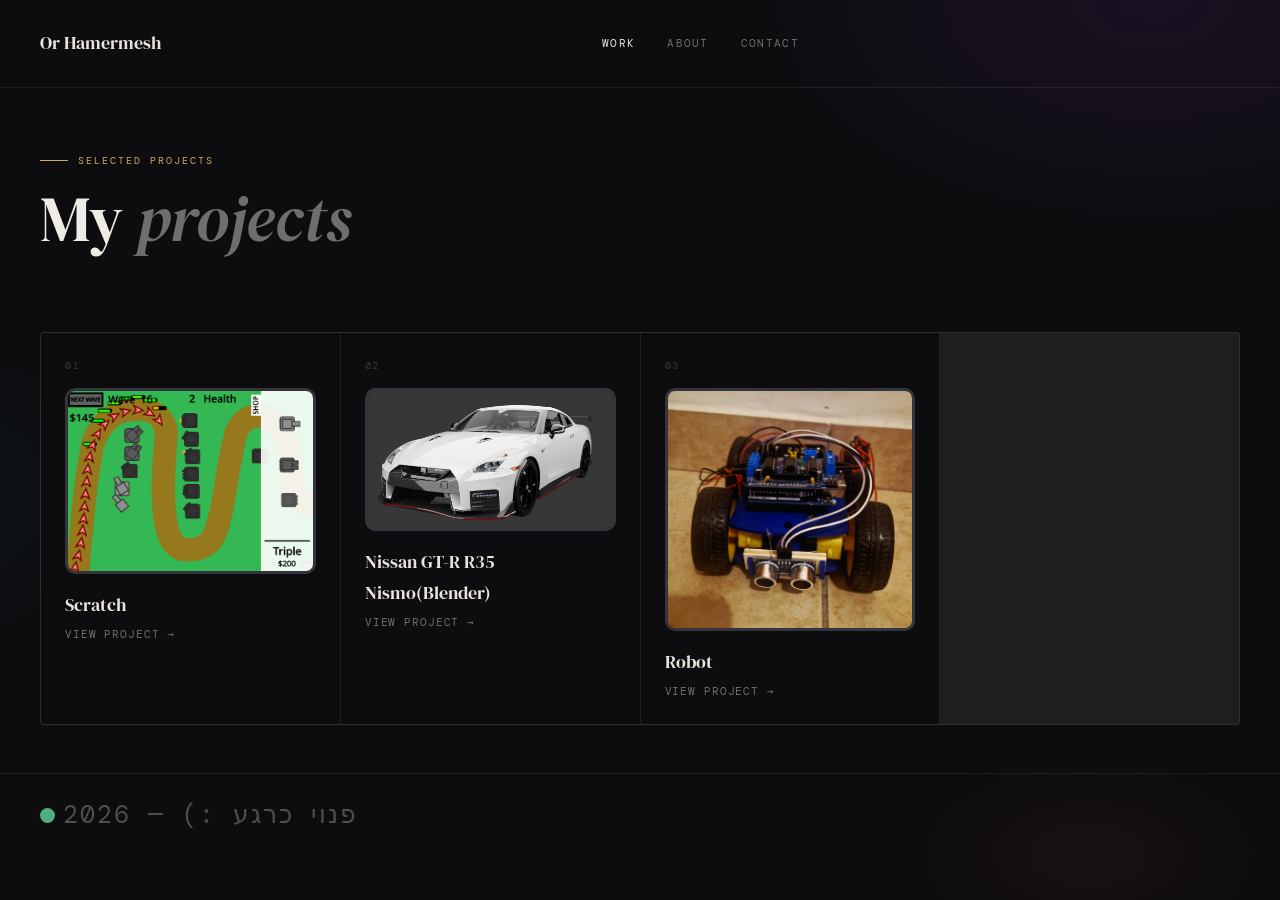
<file: index.html>
<!doctype html>
<html lang="en">
  <head>
    <meta charset="UTF-8" />
    <meta name="viewport" content="width=device-width, initial-scale=1.0" />
    <title>Or Hamermesh</title>
    <link rel="preconnect" href="https://fonts.googleapis.com" />
    <link rel="preconnect" href="https://fonts.gstatic.com" crossorigin />
    <link
      href="https://fonts.googleapis.com/css2?family=DM+Serif+Display:ital@0;1&family=DM+Mono:wght@300;400&display=swap"
      rel="stylesheet"
    />
    <link rel="stylesheet" href="style.css" />
    <link rel="icon" href="Images/GtrFrontLeft.png" type="image/png" />
  </head>
  <body>
    <nav>
      <span class="nav-logo">Or Hamermesh</span>
      <ul class="nav-links">
        <li><a href="index.html" class="active">Work</a></li>
        <li><a href="about.html" class="spin">About</a></li>
        <li><a href="mailto:orhamer10@email.com">Contact</a></li>
      </ul>
      <div class="nav-dot"></div>
    </nav>

    <main class="hero reveal">
      <div class="hero-eyebrow">Selected projects</div>
      <h1>My <em>projects</em></h1>
    </main>

    <section class="work-section reveal delay-2">
      <div class="work-grid">
        <div class="work-item">
          <div class="work-num">01</div>
          <a href="ProjectsList/Scratch/index.html" class="work-link">
            <div class="work-thumb">
              <img src="Images/towerDefense.png" alt="Robot project" />
              <div class="work-overlay">
                <span class="play-icon">&#9654;</span>
              </div>
            </div>
            <div class="work-meta">
              <div class="work-name">Scratch</div>
              <div class="work-tag">View project →</div>
            </div>
          </a>
        </div>
        <div class="work-item">
          <div class="work-num">02</div>
          <a href="ProjectsList/Blender/index.html" class="work-link">
            <div class="work-thumb">
              <img src="Images/GtrFrontLeft.png" alt="GT-R R35 Nismo" />
              <div class="work-overlay">
                <span class="play-icon">&#9654;</span>
              </div>
            </div>
            <div class="work-meta">
              <div class="work-name">Nissan GT-R R35 Nismo(Blender)</div>
              <div class="work-tag">View project →</div>
            </div>
          </a>
        </div>
        <div class="work-item">
          <div class="work-num">03</div>
          <a href="ProjectsList/Robot/index.html" class="work-link">
            <div class="work-thumb">
              <img src="Images/robotPicture.jpeg" alt="Robot project" />
              <div class="work-overlay">
                <span class="play-icon">&#9654;</span>
              </div>
            </div>
            <div class="work-meta">
              <div class="work-name">Robot</div>
              <div class="work-tag">View project →</div>
            </div>
          </a>
        </div>
      </div>
    </section>

    <footer class="reveal delay-3">
      <div class="footer-status">
        <div class="status-dot"></div>
        פנוי כרגע :) — 2026
      </div>
    </footer>

    <script src="index.js"></script>
  </body>
</html>
</file>
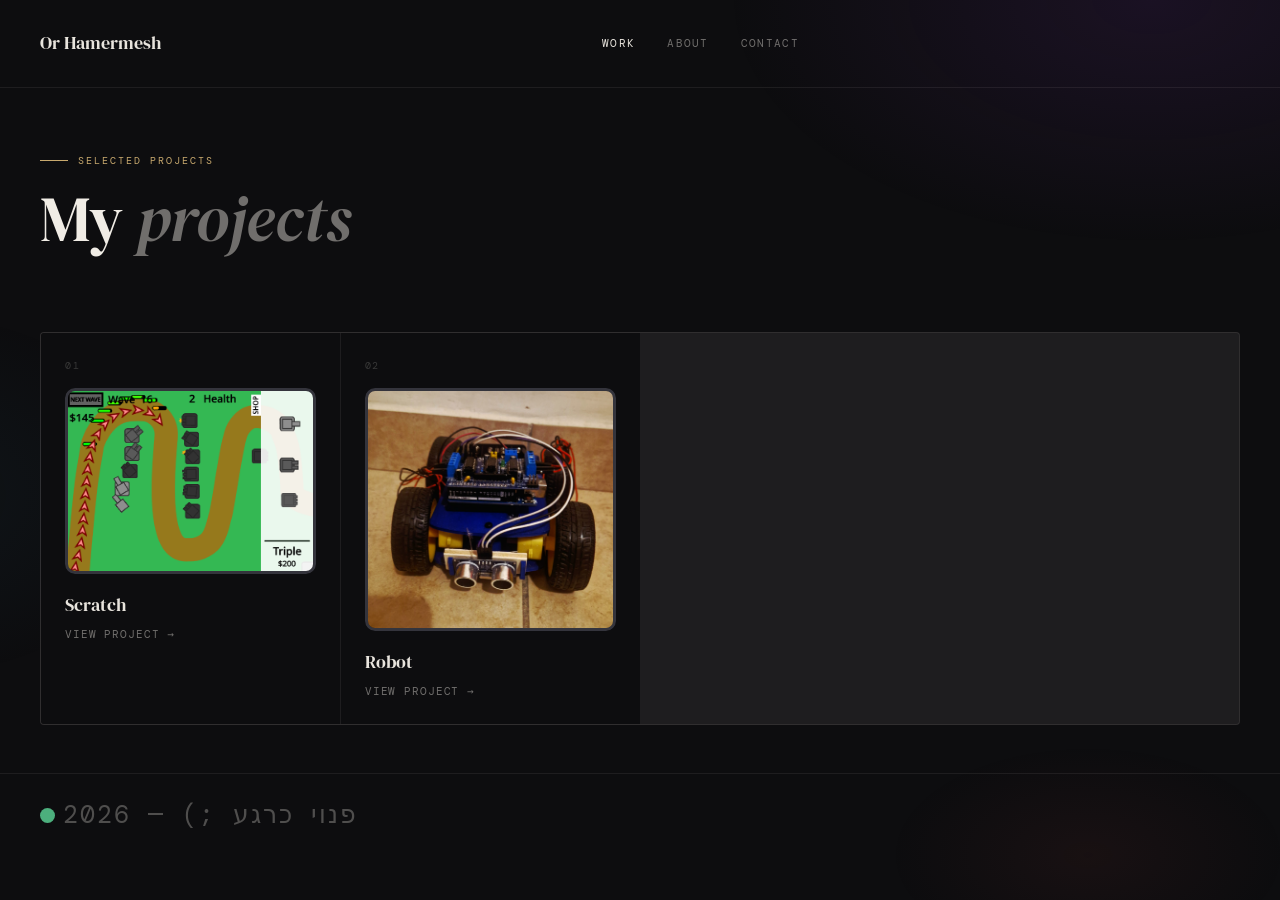
<file: Main/index.html>
<!doctype html>
<html lang="en">
  <head>
    <meta charset="UTF-8" />
    <meta name="viewport" content="width=device-width, initial-scale=1.0" />
    <title>Or Hamermesh</title>
    <link rel="preconnect" href="https://fonts.googleapis.com" />
    <link rel="preconnect" href="https://fonts.gstatic.com" crossorigin />
    <link
      href="https://fonts.googleapis.com/css2?family=DM+Serif+Display:ital@0;1&family=DM+Mono:wght@300;400&display=swap"
      rel="stylesheet"
    />
    <link rel="stylesheet" href="style.css" />
  </head>
  <body>
    <nav>
      <span class="nav-logo">Or Hamermesh</span>
      <ul class="nav-links">
        <li><a href="index.html" class="active">Work</a></li>
        <li><a href="about.html" class="spin">About</a></li>
        <li><a href="#">Contact</a></li>
      </ul>
      <div class="nav-dot"></div>
    </nav>

    <main class="hero reveal">
      <div class="hero-eyebrow">Selected projects</div>
      <h1>My <em>projects</em></h1>
    </main>

    <section class="work-section reveal delay-2">
      <div class="work-grid">
        <div class="work-item">
          <div class="work-num">01</div>
          <a
            href="ProjectsList/ScratchRecreation/index.html"
            target="_blank"
            class="work-link"
          >
            <div class="work-thumb">
              <img src="Images/towerDefense.png" alt="Robot project" />
              <div class="work-overlay">
                <span class="play-icon">&#9654;</span>
              </div>
            </div>
            <div class="work-meta">
              <div class="work-name">Scratch</div>
              <div class="work-tag">View project →</div>
            </div>
          </a>
        </div>
        <div class="work-item">
          <div class="work-num">02</div>
          <a href="ProjectsList/Robot/" target="_blank" class="work-link">
            <div class="work-thumb">
              <img src="Images/robotPicture.jpeg" alt="Robot project" />
              <div class="work-overlay">
                <span class="play-icon">&#9654;</span>
              </div>
            </div>
            <div class="work-meta">
              <div class="work-name">Robot</div>
              <div class="work-tag">View project →</div>
            </div>
          </a>
        </div>
      </div>
    </section>

    <footer class="reveal delay-3">
      <div class="footer-status">
        <div class="status-dot"></div>
        פנוי כרגע ;) — 2026
      </div>
    </footer>

    <script src="index.js"></script>
  </body>
</html>
</file>
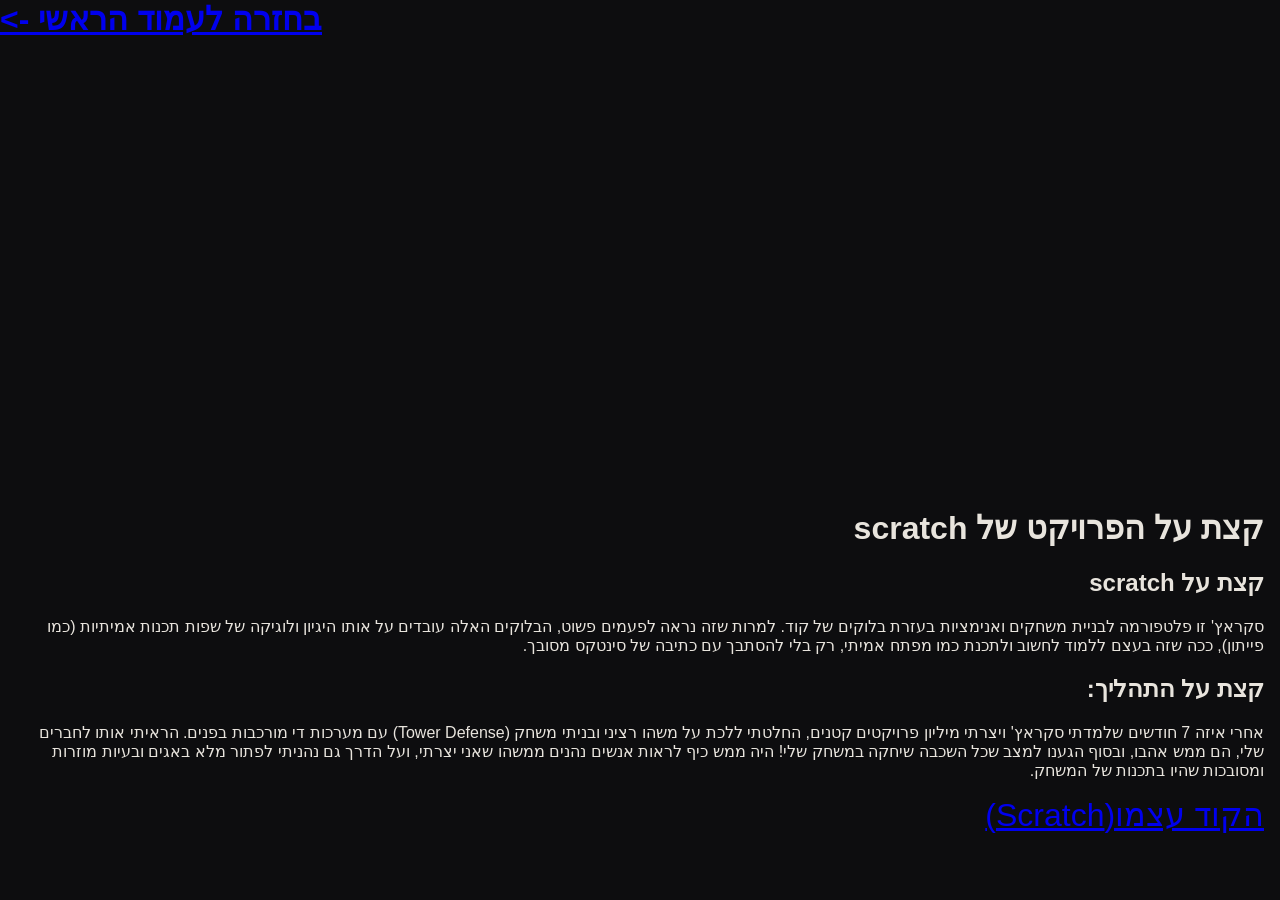
<file: ProjectsList/Scratch/index.html>
<!doctype html>
<html lang="he" dir="rtl">
  <head>
    <meta charset="UTF-8" />
    <meta name="viewport" content="width=device-width, initial-scale=1.0" />
    <title>Robot project</title>
    <link rel="stylesheet" href="style.css" />
  </head>
  <body>
    <a href="../../index.html" class="hrf">בחזרה לעמוד הראשי -> </a>
    <div class="parentEl">
      <div class="iframe">
        <br />
        <iframe
          src="https://turbowarp.org/645451501/embed?mute=1"
          width="482"
          height="412"
          allowtransparency="true"
          frameborder="0"
          allowfullscreen
          class="iframe"
        ></iframe>
      </div>
      <div class="desc">
        <h1 class="h1">קצת על הפרויקט של scratch</h1>

        <h2>קצת על scratch</h2>
        <p>
          סקראץ' זו פלטפורמה לבניית משחקים ואנימציות בעזרת בלוקים של קוד. למרות
          שזה נראה לפעמים פשוט, הבלוקים האלה עובדים על אותו היגיון ולוגיקה של
          שפות תכנות אמיתיות (כמו פייתון), ככה שזה בעצם ללמוד לחשוב ולתכנת כמו
          מפתח אמיתי, רק בלי להסתבך עם כתיבה של סינטקס מסובך.
        </p>

        <h2>קצת על התהליך:</h2>
        <p>
          אחרי איזה 7 חודשים שלמדתי סקראץ' ויצרתי מיליון פרויקטים קטנים, החלטתי
          ללכת על משהו רציני ובניתי משחק (Tower Defense) עם מערכות די מורכבות
          בפנים. הראיתי אותו לחברים שלי, הם ממש אהבו, ובסוף הגענו למצב שכל השכבה
          שיחקה במשחק שלי! היה ממש כיף לראות אנשים נהנים ממשהו שאני יצרתי, ועל
          הדרך גם נהניתי לפתור מלא באגים ובעיות מוזרות ומסובכות שהיו בתכנות של
          המשחק.
        </p>

        <a
          href="https://scratch.mit.edu/projects/645451501/editor/"
          target="_blank"
          id="link"
        >
          הקוד עצמו(Scratch)
        </a>
      </div>
    </div>
  </body>
</html>
</file>
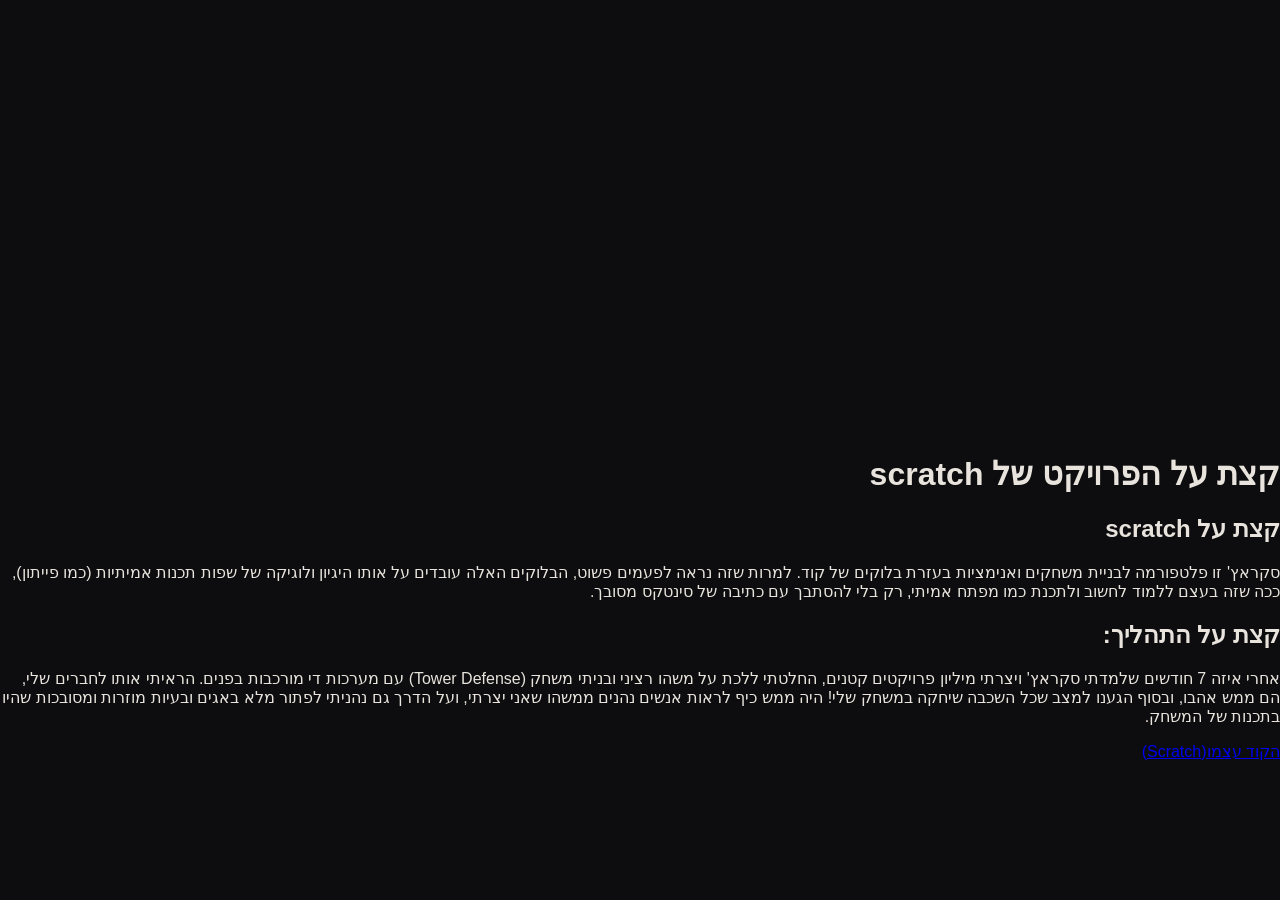
<file: Main/ProjectsList/ScratchRecreation/index.html>
<!doctype html>
<html lang="he" dir="rtl">
  <head>
    <meta charset="UTF-8" />
    <meta name="viewport" content="width=device-width, initial-scale=1.0" />
    <title>Robot project</title>
    <link rel="stylesheet" href="style.css" />
  </head>
  <body>
    <div class="parentEl">
      <div class="iframe">
        <br />
        <iframe
          src="https://turbowarp.org/645451501/embed?mute=1"
          width="482"
          height="412"
          allowtransparency="true"
          frameborder="0"
          scrolling="no"
          allowfullscreen
        ></iframe>
      </div>
      <div class="desc">
        <h1 class="h1">קצת על הפרויקט של scratch</h1>

        <h2>קצת על scratch</h2>
        <p>
          סקראץ' זו פלטפורמה לבניית משחקים ואנימציות בעזרת בלוקים של קוד. למרות
          שזה נראה לפעמים פשוט, הבלוקים האלה עובדים על אותו היגיון ולוגיקה של
          שפות תכנות אמיתיות (כמו פייתון), ככה שזה בעצם ללמוד לחשוב ולתכנת כמו
          מפתח אמיתי, רק בלי להסתבך עם כתיבה של סינטקס מסובך.
        </p>

        <h2>קצת על התהליך:</h2>
        <p>
          אחרי איזה 7 חודשים שלמדתי סקראץ' ויצרתי מיליון פרויקטים קטנים, החלטתי
          ללכת על משהו רציני ובניתי משחק (Tower Defense) עם מערכות די מורכבות
          בפנים. הראיתי אותו לחברים שלי, הם ממש אהבו, ובסוף הגענו למצב שכל השכבה
          שיחקה במשחק שלי! היה ממש כיף לראות אנשים נהנים ממשהו שאני יצרתי, ועל
          הדרך גם נהניתי לפתור מלא באגים ובעיות מוזרות ומסובכות שהיו בתכנות של
          המשחק.
        </p>

        <a
          href="https://scratch.mit.edu/projects/645451501/editor/"
          target="_blank"
          id="link"
        >
          הקוד עצמו(Scratch)
        </a>
      </div>
    </div>
  </body>
</html>
</file>
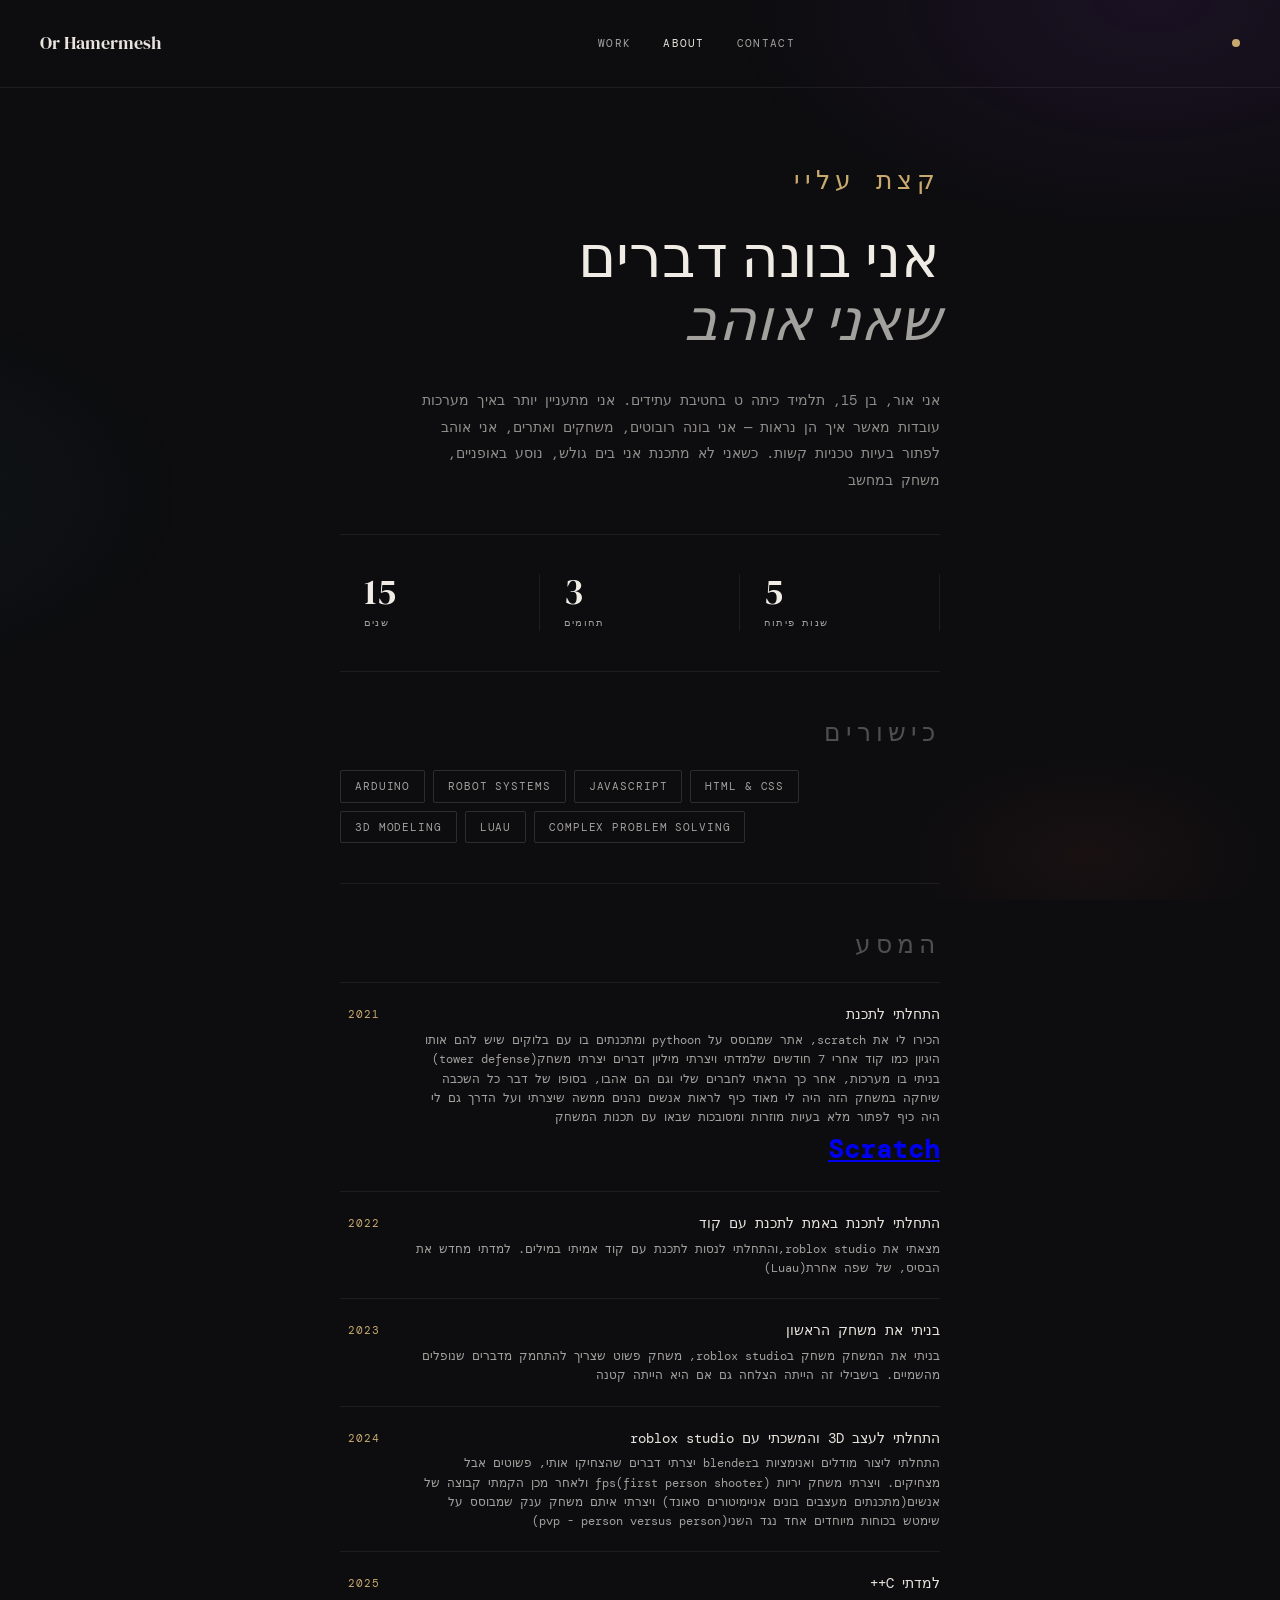
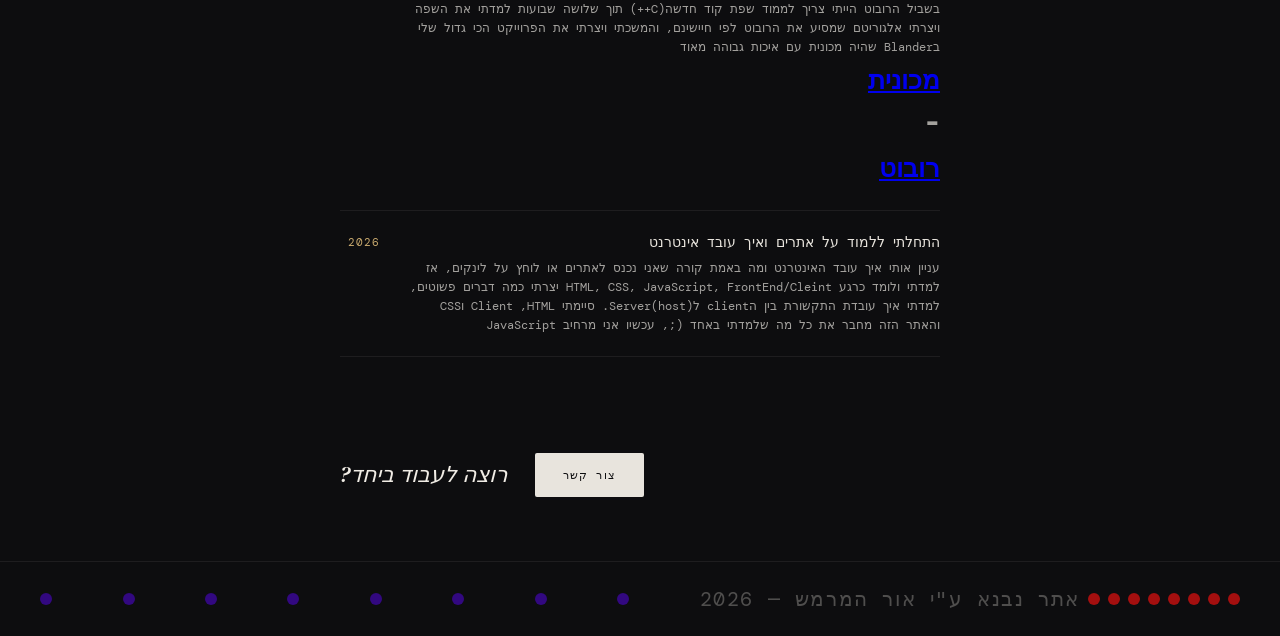
<file: about.html>
<!doctype html>
<html lang="he" dir="rtl">
  <head>
    <meta charset="UTF-8" />
    <meta name="viewport" content="width=device-width, initial-scale=1.0" />
    <title>About</title>
    <link rel="preconnect" href="https://fonts.googleapis.com" />
    <link rel="preconnect" href="https://fonts.gstatic.com" crossorigin />
    <link
      href="https://fonts.googleapis.com/css2?family=DM+Serif+Display:ital@0;1&family=DM+Mono:wght@300;400&display=swap"
      rel="stylesheet"
    />
    <link rel="stylesheet" href="about.css" />
  </head>
  <body>
    <nav>
      <a href="index.html" class="nav-logo">Or Hamermesh</a>
      <ul class="nav-links">
        <li><a href="index.html">Work</a></li>
        <li><a href="about.html" class="active">About</a></li>
        <li><a href="mailto:orhamer10@email.com">Contact</a></li>
      </ul>
      <div class="nav-dot"></div>
    </nav>

    <main>
      <div class="intro reveal">
        <div class="hero-eyebrow">קצת עליי</div>
        <br /><br /><br />
        <h1>אני בונה דברים<br /><em>שאני אוהב</em></h1>
      </div>

      <div class="bio-block reveal delay-1">
        <p>
          אני אור, בן 15, תלמיד כיתה ט בחטיבת עתידים. אני מתעניין יותר באיך
          מערכות עובדות מאשר איך הן נראות — אני בונה רובוטים, משחקים ואתרים, אני
          אוהב לפתור בעיות טכניות קשות. כשאני לא מתכנת אני בים גולש, נוסע
          באופניים, משחק במחשב
        </p>
      </div>

      <div class="divider reveal delay-2"></div>

      <div class="stats-row reveal delay-2">
        <div class="stat">
          <span class="stat-num">5</span>
          <span class="stat-label">שנות פיתוח</span>
        </div>
        <div class="stat">
          <span class="stat-num">3</span>
          <span class="stat-label">תחומים</span>
        </div>
        <div class="stat">
          <span class="stat-num">15</span>
          <span class="stat-label">שנים</span>
        </div>
      </div>

      <div class="divider reveal delay-3"></div>

      <div class="skills-block reveal delay-3">
        <div class="block-label">כישורים</div>
        <div class="skills-grid">
          <div class="skill-pill">HTML & CSS</div>
          <div class="skill-pill">JavaScript</div>
          <div class="skill-pill">Robot Systems</div>
          <div class="skill-pill">Arduino</div>
          <div class="skill-pill">Complex Problem Solving</div>
          <div class="skill-pill">Luau</div>
          <div class="skill-pill">3D modeling</div>
        </div>
      </div>

      <div class="divider reveal delay-4"></div>

      <div class="timeline-block reveal delay-4">
        <div class="block-label">המסע</div>
        <div class="timeline">
          <div class="tl-item">
            <div class="tl-year">2021</div>
            <div class="tl-content">
              <div class="tl-title">התחלתי לתכנת</div>
              <div class="tl-desc">
                הכירו לי את scratch, אתר שמבוסס על pythoon ומתכנתים בו עם בלוקים
                שיש להם אותו היגיון כמו קוד אחרי 7 חודשים שלמדתי ויצרתי מיליון
                דברים יצרתי משחק(tower defense) בניתי בו מערכות, אחר כך הראתי
                לחברים שלי וגם הם אהבו, בסופו של דבר כל השכבה שיחקה במשחק הזה
                היה לי מאוד כיף לראות אנשים נהנים ממשה שיצרתי ועל הדרך גם לי היה
                כיף לפתור מלא בעיות מוזרות ומסובכות שבאו עם תכנות המשחק
              </div>
              <div class="ProjctLinks">
                <a href="/Main/ProjectsList/Scratch/index.html">Scratch</a>
              </div>
            </div>
          </div>
          <div class="tl-item">
            <div class="tl-year">2022</div>
            <div class="tl-content">
              <div class="tl-title">התחלתי לתכנת באמת לתכנת עם קוד</div>
              <div class="tl-desc">
                מצאתי את roblox studio,והתחלתי לנסות לתכנת עם קוד אמיתי במילים.
                למדתי מחדש את הבסיס, של שפה אחרת(Luau)
              </div>
            </div>
          </div>
          <div class="tl-item">
            <div class="tl-year">2023</div>
            <div class="tl-content">
              <div class="tl-title">בניתי את משחק הראשון</div>
              <div class="tl-desc">
                בניתי את המשחק משחק בroblox studio, משחק פשוט שצריך להתחמק
                מדברים שנופלים מהשמיים. בישבילי זה הייתה הצלחה גם אם היא הייתה
                קטנה
              </div>
            </div>
          </div>
          <div class="tl-item">
            <div class="tl-year">2024</div>
            <div class="tl-content">
              <div class="tl-title">
                התחלתי לעצב 3D והמשכתי עם roblox studio
              </div>
              <div class="tl-desc">
                התחלתי ליצור מודלים ואנימציות בblender יצרתי דברים שהצחיקו אותי,
                פשוטים אבל מצחיקים. ויצרתי משחק יריות fps(first person shooter)
                ולאחר מכן הקמתי קבוצה של אנשים(מתכנתים מעצבים בונים אניימיטורים
                סאונד) ויצרתי איתם משחק ענק שמבוסס על שימטש בכוחות מיוחדים אחד
                נגד השני(pvp - person versus person)
              </div>
            </div>
          </div>
          <div class="tl-item">
            <div class="tl-year">2025</div>
            <div class="tl-content">
              <div class="tl-title">למדתי C++</div>
              <div class="tl-desc">
                בשביל הרובוט הייתי צריך לממוד שפת קוד חדשה(C++) תוך שלושה שבועות
                למדתי את השפה ויצרתי אלגוריטם שמסיע את הרובוט לפי חיישינם,
                והמשכתי ויצרתי את הפרוייקט הכי גדול שלי בBlander שהיה מכונית עם
                איכות גבוהה מאוד
              </div>
              <div class="ProjctLinks">
                <a href="/Main/ProjectsList/Blender/index.html">מכונית</a>
                <p>-</p>
                <a href="/Main/ProjectsList/Robot/index.html">רובוט</a>
              </div>
            </div>
          </div>
          <div class="tl-item">
            <div class="tl-year">2026</div>
            <div class="tl-content">
              <div class="tl-title">
                התחלתי ללמוד על אתרים ואיך עובד אינטרנט
              </div>
              <div class="tl-desc">
                עניין אותי איך עובד האינטרנט ומה באמת קורה שאני נכנס לאתרים או
                לוחץ על לינקים, אז למדתי ולומד כרגע HTML, CSS, JavaScript,
                FrontEnd/Cleint יצרתי כמה דברים פשוטים, למדתי איך עובדת התקשורת
                בין הclient לServer(host). סיימתי Client ,HTML וCSS והאתר הזה
                מחבר את כל מה שלמדתי באחד (;, עכשיו אני מרחיב JavaScript
              </div>
            </div>
          </div>
        </div>
      </div>

      <div class="cta-block reveal delay-5">
        <p class="cta-text">רוצה לעבוד ביחד?</p>
        <a href="mailto:orhamer10@email.com" class="btn-primary">צור קשר</a>
      </div>
    </main>

    <footer>
      <div class="footer-status">
        <div class="status-dot"></div>
        <div class="status-dot"></div>
        <div class="status-dot"></div>
        <div class="status-dot"></div>
        <div class="status-dot"></div>
        <div class="status-dot"></div>
        <div class="status-dot"></div>
        <div class="status-dot"></div>
        אתר נבנא ע"י אור המרמש — 2026
      </div>
      <div class="status-dot1"></div>
      <div class="status-dot1"></div>
      <div class="status-dot1"></div>
      <div class="status-dot1"></div>
      <div class="status-dot1"></div>
      <div class="status-dot1"></div>
      <div class="status-dot1"></div>
      <div class="status-dot1"></div>
    </footer>

    <script src="about.js"></script>
  </body>
</html>
</file>
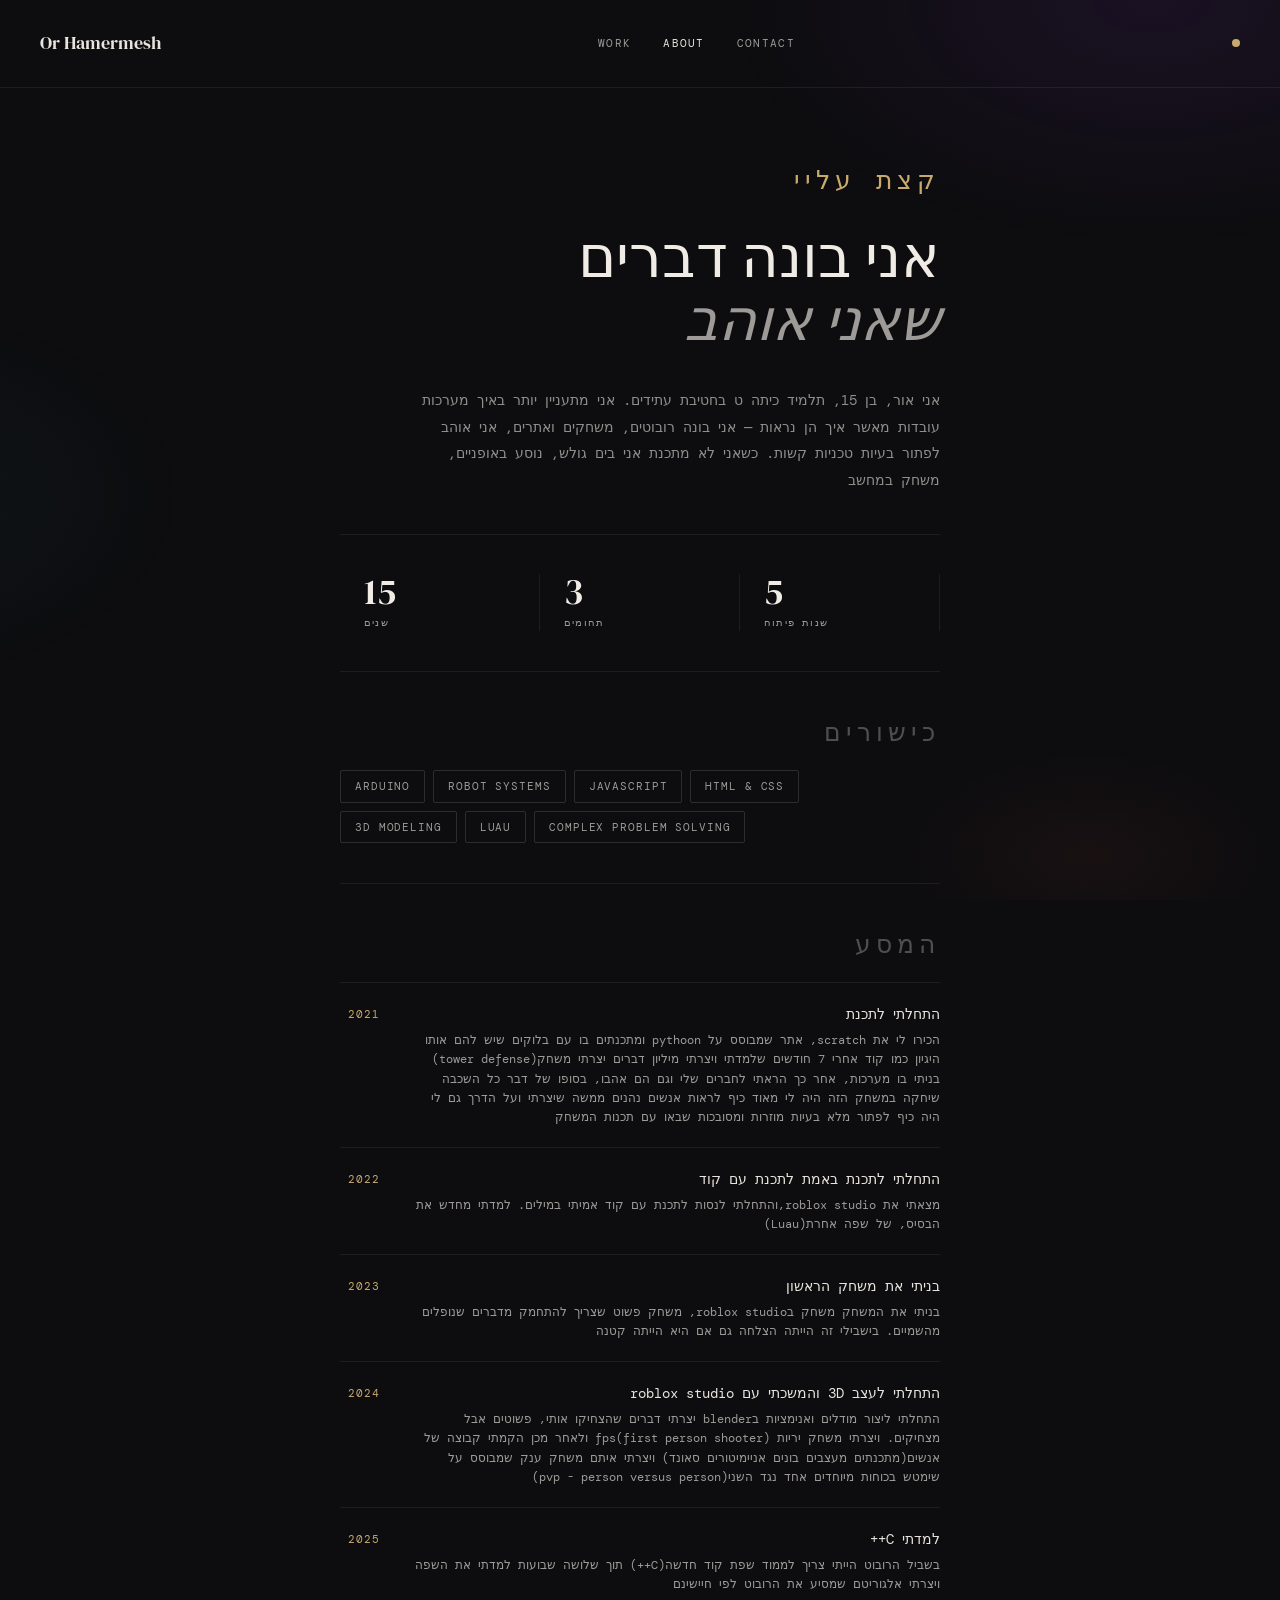
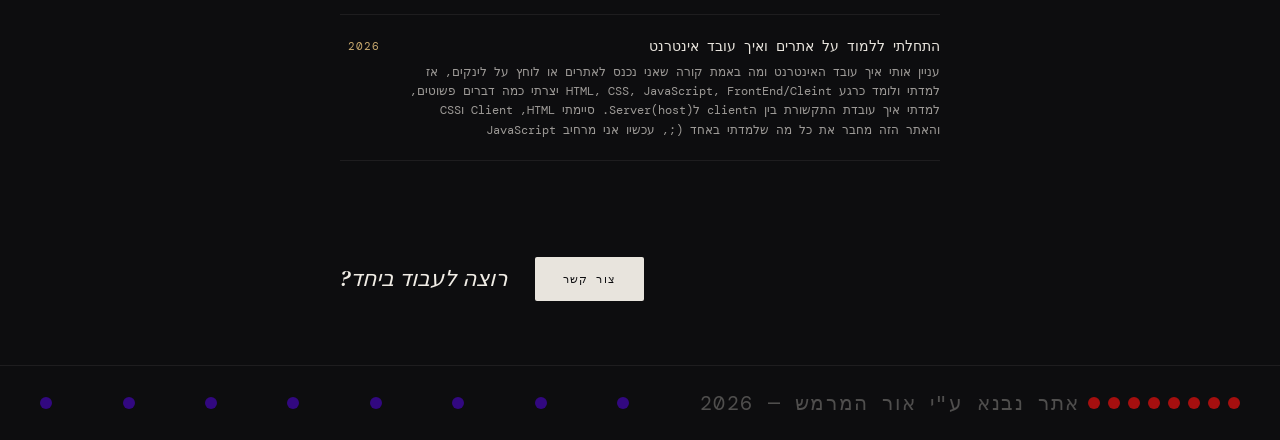
<file: Main/about.html>
<!doctype html>
<html lang="he" dir="rtl">
  <head>
    <meta charset="UTF-8" />
    <meta name="viewport" content="width=device-width, initial-scale=1.0" />
    <title>About</title>
    <link rel="preconnect" href="https://fonts.googleapis.com" />
    <link rel="preconnect" href="https://fonts.gstatic.com" crossorigin />
    <link
      href="https://fonts.googleapis.com/css2?family=DM+Serif+Display:ital@0;1&family=DM+Mono:wght@300;400&display=swap"
      rel="stylesheet"
    />
    <link rel="stylesheet" href="about.css" />
  </head>
  <body>
    <nav>
      <a href="index.html" class="nav-logo">Or Hamermesh</a>
      <ul class="nav-links">
        <li><a href="index.html">Work</a></li>
        <li><a href="about.html" class="active">About</a></li>
        <li><a href="#">Contact</a></li>
      </ul>
      <div class="nav-dot"></div>
    </nav>

    <main>
      <div class="intro reveal">
        <div class="hero-eyebrow">קצת עליי</div>
        <br /><br /><br />
        <h1>אני בונה דברים<br /><em>שאני אוהב</em></h1>
      </div>

      <div class="bio-block reveal delay-1">
        <p>
          אני אור, בן 15, תלמיד כיתה ט בחטיבת עתידים. אני מתעניין יותר באיך
          מערכות עובדות מאשר איך הן נראות — אני בונה רובוטים, משחקים ואתרים, אני
          אוהב לפתור בעיות טכניות קשות. כשאני לא מתכנת אני בים גולש, נוסע
          באופניים, משחק במחשב
        </p>
      </div>

      <div class="divider reveal delay-2"></div>

      <div class="stats-row reveal delay-2">
        <div class="stat">
          <span class="stat-num">5</span>
          <span class="stat-label">שנות פיתוח</span>
        </div>
        <div class="stat">
          <span class="stat-num">3</span>
          <span class="stat-label">תחומים</span>
        </div>
        <div class="stat">
          <span class="stat-num">15</span>
          <span class="stat-label">שנים</span>
        </div>
      </div>

      <div class="divider reveal delay-3"></div>

      <div class="skills-block reveal delay-3">
        <div class="block-label">כישורים</div>
        <div class="skills-grid">
          <div class="skill-pill">HTML & CSS</div>
          <div class="skill-pill">JavaScript</div>
          <div class="skill-pill">Robot Systems</div>
          <div class="skill-pill">Arduino</div>
          <div class="skill-pill">Complex Problem Solving</div>
          <div class="skill-pill">Luau</div>
          <div class="skill-pill">3D modeling</div>
        </div>
      </div>

      <div class="divider reveal delay-4"></div>

      <div class="timeline-block reveal delay-4">
        <div class="block-label">המסע</div>
        <div class="timeline">
          <div class="tl-item">
            <div class="tl-year">2021</div>
            <div class="tl-content">
              <div class="tl-title">התחלתי לתכנת</div>
              <div class="tl-desc">
                הכירו לי את scratch, אתר שמבוסס על pythoon ומתכנתים בו עם בלוקים
                שיש להם אותו היגיון כמו קוד אחרי 7 חודשים שלמדתי ויצרתי מיליון
                דברים יצרתי משחק(tower defense) בניתי בו מערכות, אחר כך הראתי
                לחברים שלי וגם הם אהבו, בסופו של דבר כל השכבה שיחקה במשחק הזה
                היה לי מאוד כיף לראות אנשים נהנים ממשה שיצרתי ועל הדרך גם לי היה
                כיף לפתור מלא בעיות מוזרות ומסובכות שבאו עם תכנות המשחק
              </div>
            </div>
          </div>
          <div class="tl-item">
            <div class="tl-year">2022</div>
            <div class="tl-content">
              <div class="tl-title">התחלתי לתכנת באמת לתכנת עם קוד</div>
              <div class="tl-desc">
                מצאתי את roblox studio,והתחלתי לנסות לתכנת עם קוד אמיתי במילים.
                למדתי מחדש את הבסיס, של שפה אחרת(Luau)
              </div>
            </div>
          </div>
          <div class="tl-item">
            <div class="tl-year">2023</div>
            <div class="tl-content">
              <div class="tl-title">בניתי את משחק הראשון</div>
              <div class="tl-desc">
                בניתי את המשחק משחק בroblox studio, משחק פשוט שצריך להתחמק
                מדברים שנופלים מהשמיים. בישבילי זה הייתה הצלחה גם אם היא הייתה
                קטנה
              </div>
            </div>
          </div>
          <div class="tl-item">
            <div class="tl-year">2024</div>
            <div class="tl-content">
              <div class="tl-title">
                התחלתי לעצב 3D והמשכתי עם roblox studio
              </div>
              <div class="tl-desc">
                התחלתי ליצור מודלים ואנימציות בblender יצרתי דברים שהצחיקו אותי,
                פשוטים אבל מצחיקים. ויצרתי משחק יריות fps(first person shooter)
                ולאחר מכן הקמתי קבוצה של אנשים(מתכנתים מעצבים בונים אניימיטורים
                סאונד) ויצרתי איתם משחק ענק שמבוסס על שימטש בכוחות מיוחדים אחד
                נגד השני(pvp - person versus person)
              </div>
            </div>
          </div>
          <div class="tl-item">
            <div class="tl-year">2025</div>
            <div class="tl-content">
              <div class="tl-title">למדתי C++</div>
              <div class="tl-desc">
                בשביל הרובוט הייתי צריך לממוד שפת קוד חדשה(C++) תוך שלושה שבועות
                למדתי את השפה ויצרתי אלגוריטם שמסיע את הרובוט לפי חיישינם
              </div>
            </div>
          </div>
          <div class="tl-item">
            <div class="tl-year">2026</div>
            <div class="tl-content">
              <div class="tl-title">
                התחלתי ללמוד על אתרים ואיך עובד אינטרנט
              </div>
              <div class="tl-desc">
                עניין אותי איך עובד האינטרנט ומה באמת קורה שאני נכנס לאתרים או
                לוחץ על לינקים, אז למדתי ולומד כרגע HTML, CSS, JavaScript,
                FrontEnd/Cleint יצרתי כמה דברים פשוטים, למדתי איך עובדת התקשורת
                בין הclient לServer(host). סיימתי Client ,HTML וCSS והאתר הזה
                מחבר את כל מה שלמדתי באחד (;, עכשיו אני מרחיב JavaScript
              </div>
            </div>
          </div>
        </div>
      </div>

      <div class="cta-block reveal delay-5">
        <p class="cta-text">רוצה לעבוד ביחד?</p>
        <a href="mailto:orhamer10@email.com" class="btn-primary">צור קשר</a>
      </div>
    </main>

    <footer>
      <div class="footer-status">
        <div class="status-dot"></div>
        <div class="status-dot"></div>
        <div class="status-dot"></div>
        <div class="status-dot"></div>
        <div class="status-dot"></div>
        <div class="status-dot"></div>
        <div class="status-dot"></div>
        <div class="status-dot"></div>
        אתר נבנא ע"י אור המרמש — 2026
      </div>
      <div class="status-dot1"></div>
      <div class="status-dot1"></div>
      <div class="status-dot1"></div>
      <div class="status-dot1"></div>
      <div class="status-dot1"></div>
      <div class="status-dot1"></div>
      <div class="status-dot1"></div>
      <div class="status-dot1"></div>
    </footer>

    <script src="about.js"></script>
  </body>
</html>
</file>
<file: style.css>
@import url("https://fonts.googleapis.com/css2?family=DM+Serif+Display:ital@0;1&family=DM+Mono:wght@300;400&display=swap");

:root {
  --ink: #0d0d0f;
  --paper: #f0ece5;
  --text: #e8e4dd;
  --muted: rgba(232, 228, 221, 0.45);
  --faint: rgba(232, 228, 221, 0.08);
  --gold: #c8a96e;
  --serif: "DM Serif Display", serif;
  --mono: "DM Mono", monospace;
}

*,
*::before,
*::after {
  box-sizing: border-box;
  margin: 0;
  padding: 0;
}

body {
  background: var(--ink);
  color: var(--text);
  font-family: var(--mono);
  font-size: 13px;
  line-height: 1.7;
  min-height: 100vh;
  position: relative;
  overflow-x: hidden;
}

body::before {
  content: "";
  position: fixed;
  inset: 0;
  background:
    radial-gradient(
      ellipse 55% 45% at 90% 0%,
      rgba(90, 40, 130, 0.18) 0%,
      transparent 60%
    ),
    radial-gradient(
      ellipse 40% 35% at -10% 55%,
      rgba(30, 80, 100, 0.12) 0%,
      transparent 60%
    ),
    radial-gradient(
      ellipse 28% 22% at 85% 95%,
      rgba(160, 60, 60, 0.08) 0%,
      transparent 55%
    );
  pointer-events: none;
  z-index: 0;
}

body > * {
  position: relative;
  z-index: 1;
}

/* nav*/
nav {
  display: flex;
  align-items: center;
  justify-content: space-between;
  padding: 28px 40px;
  border-bottom: 0.5px solid var(--faint);
}

.nav-logo {
  font-family: var(--serif);
  font-size: 18px;
  color: var(--text);
  text-decoration: none;
}

.nav-links {
  display: flex;
  gap: 32px;
  list-style: none;
}

.nav-links a {
  font-size: 11px;
  letter-spacing: 0.12em;
  text-transform: uppercase;
  color: var(--muted);
  text-decoration: none;
  transition: color 0.2s;
}
.nav-links a:hover,
.nav-links a.active {
  color: var(--text);
}

/* hero*/
.hero {
  padding: 64px 40px 40px;
}

.hero-eyebrow {
  font-size: 10px;
  letter-spacing: 0.2em;
  text-transform: uppercase;
  color: var(--gold);
  margin-bottom: 16px;
  display: flex;
  align-items: center;
  gap: 10px;
}
.hero-eyebrow::before {
  content: "";
  display: block;
  width: 28px;
  height: 0.5px;
  background: var(--gold);
}

h1 {
  font-family: var(--serif);
  font-size: clamp(40px, 7vw, 64px);
  line-height: 1.05;
  color: var(--paper);
  margin-bottom: 0;
  font-weight: 400;
}
h1 em {
  font-style: italic;
  color: var(--muted);
}

/*work*/
.work-section {
  padding: 40px 40px 48px;
}

.work-grid {
  display: grid;
  grid-template-columns: repeat(auto-fill, minmax(260px, 1fr));
  gap: 1px;
  background: var(--faint);
  border: 0.5px solid var(--faint);
  border-radius: 4px;
  overflow: hidden;
}

.work-item {
  background: var(--ink);
  padding: 24px;
  border: #34343c;
  transition: background 0.2s;
}
.work-item:hover {
  background: #141416;
}

.work-num {
  font-size: 10px;
  letter-spacing: 0.15em;
  color: rgba(232, 228, 221, 0.2);
  margin-bottom: 14px;
}

.work-link {
  text-decoration: none;
  display: block;
}

.work-thumb {
  position: relative;
  width: 100%;
  aspect-ratio: unset;
  border-radius: 10px;
  overflow: hidden;
  margin-bottom: 16px;
  background: #1a1a1f;
}

.work-thumb img {
  width: 100%;
  height: auto;
  object-fit: unset;
  display: block;
  border-radius: 10px;
  border: 3px solid#34343c;
  transition:
    transform 0.4s ease,
    opacity 0.3s;
}
.work-item:hover .work-thumb img {
  transform: scale(1.02);
  opacity: 0.85;
  border: #595966;
}

.work-overlay {
  position: absolute;
  inset: 0;
  display: flex;
  align-items: center;
  justify-content: center;
  background: rgba(13, 13, 15, 0.5);
  opacity: 0;
  transition: opacity 0.25s;
}
.work-item:hover .work-overlay {
  opacity: 1;
}

.play-icon {
  font-size: 28px;
  color: var(--paper);
  line-height: 1;
}

.work-name {
  font-family: var(--serif);
  font-size: 18px;
  color: var(--text);
  margin-bottom: 4px;
}

.work-tag {
  font-size: 11px;
  letter-spacing: 0.08em;
  color: var(--muted);
  text-transform: uppercase;
}

/* footer */
footer {
  display: flex;
  align-items: center;
  justify-content: space-between;
  padding: 20px 40px;
  border-top: 0.5px solid var(--faint);
  font-size: 25px;
  color: rgba(232, 228, 221, 0.3);
  letter-spacing: 0.08em;
}

.footer-status {
  display: flex;
  align-items: center;
  gap: 8px;
}

.status-dot {
  width: 15px;
  height: 15px;
  border-radius: 50%;
  background: #4caf7d;
  animation: pulse 2.4s ease-in-out infinite;
}

/* reveal anim */
.reveal {
  opacity: 0;
  transform: translateY(28px);
  transition:
    opacity 0.7s ease,
    transform 0.7s ease;
}
.reveal.visible {
  opacity: 1;
  transform: translateY(0);
}

.delay-1 {
  transition-delay: 0.1s;
}
.delay-2 {
  transition-delay: 0.2s;
}
.delay-3 {
  transition-delay: 0.3s;
}
.delay-4 {
  transition-delay: 0.4s;
}
.delay-5 {
  transition-delay: 0.5s;
}

/*anim */
@keyframes pulse {
  0%,
  100% {
    opacity: 1;
    transform: scale(1);
  }
  50% {
    opacity: 0.4;
    transform: scale(0.7);
  }
}
</file>
<file: Main/style.css>
@import url("https://fonts.googleapis.com/css2?family=DM+Serif+Display:ital@0;1&family=DM+Mono:wght@300;400&display=swap");

:root {
  --ink: #0d0d0f;
  --paper: #f0ece5;
  --text: #e8e4dd;
  --muted: rgba(232, 228, 221, 0.45);
  --faint: rgba(232, 228, 221, 0.08);
  --gold: #c8a96e;
  --serif: "DM Serif Display", serif;
  --mono: "DM Mono", monospace;
}

*,
*::before,
*::after {
  box-sizing: border-box;
  margin: 0;
  padding: 0;
}

body {
  background: var(--ink);
  color: var(--text);
  font-family: var(--mono);
  font-size: 13px;
  line-height: 1.7;
  min-height: 100vh;
  position: relative;
  overflow-x: hidden;
}

body::before {
  content: "";
  position: fixed;
  inset: 0;
  background:
    radial-gradient(
      ellipse 55% 45% at 90% 0%,
      rgba(90, 40, 130, 0.18) 0%,
      transparent 60%
    ),
    radial-gradient(
      ellipse 40% 35% at -10% 55%,
      rgba(30, 80, 100, 0.12) 0%,
      transparent 60%
    ),
    radial-gradient(
      ellipse 28% 22% at 85% 95%,
      rgba(160, 60, 60, 0.08) 0%,
      transparent 55%
    );
  pointer-events: none;
  z-index: 0;
}

body > * {
  position: relative;
  z-index: 1;
}

/* nav*/
nav {
  display: flex;
  align-items: center;
  justify-content: space-between;
  padding: 28px 40px;
  border-bottom: 0.5px solid var(--faint);
}

.nav-logo {
  font-family: var(--serif);
  font-size: 18px;
  color: var(--text);
  text-decoration: none;
}

.nav-links {
  display: flex;
  gap: 32px;
  list-style: none;
}

.nav-links a {
  font-size: 11px;
  letter-spacing: 0.12em;
  text-transform: uppercase;
  color: var(--muted);
  text-decoration: none;
  transition: color 0.2s;
}
.nav-links a:hover,
.nav-links a.active {
  color: var(--text);
}

/* hero*/
.hero {
  padding: 64px 40px 40px;
}

.hero-eyebrow {
  font-size: 10px;
  letter-spacing: 0.2em;
  text-transform: uppercase;
  color: var(--gold);
  margin-bottom: 16px;
  display: flex;
  align-items: center;
  gap: 10px;
}
.hero-eyebrow::before {
  content: "";
  display: block;
  width: 28px;
  height: 0.5px;
  background: var(--gold);
}

h1 {
  font-family: var(--serif);
  font-size: clamp(40px, 7vw, 64px);
  line-height: 1.05;
  color: var(--paper);
  margin-bottom: 0;
  font-weight: 400;
}
h1 em {
  font-style: italic;
  color: var(--muted);
}

/*work*/
.work-section {
  padding: 40px 40px 48px;
}

.work-grid {
  display: grid;
  grid-template-columns: repeat(auto-fill, minmax(260px, 1fr));
  gap: 1px;
  background: var(--faint);
  border: 0.5px solid var(--faint);
  border-radius: 4px;
  overflow: hidden;
}

.work-item {
  background: var(--ink);
  padding: 24px;
  border: #34343c;
  transition: background 0.2s;
}
.work-item:hover {
  background: #141416;
}

.work-num {
  font-size: 10px;
  letter-spacing: 0.15em;
  color: rgba(232, 228, 221, 0.2);
  margin-bottom: 14px;
}

.work-link {
  text-decoration: none;
  display: block;
}

.work-thumb {
  position: relative;
  width: 100%;
  aspect-ratio: unset;
  border-radius: 10px;
  overflow: hidden;
  margin-bottom: 16px;
  background: #1a1a1f;
}

.work-thumb img {
  width: 100%;
  height: auto;
  object-fit: unset;
  display: block;
  border-radius: 10px;
  border: 3px solid#34343c;
  transition:
    transform 0.4s ease,
    opacity 0.3s;
}
.work-item:hover .work-thumb img {
  transform: scale(1.02);
  opacity: 0.85;
  border: #595966;
}

.work-overlay {
  position: absolute;
  inset: 0;
  display: flex;
  align-items: center;
  justify-content: center;
  background: rgba(13, 13, 15, 0.5);
  opacity: 0;
  transition: opacity 0.25s;
}
.work-item:hover .work-overlay {
  opacity: 1;
}

.play-icon {
  font-size: 28px;
  color: var(--paper);
  line-height: 1;
}

.work-name {
  font-family: var(--serif);
  font-size: 18px;
  color: var(--text);
  margin-bottom: 4px;
}

.work-tag {
  font-size: 11px;
  letter-spacing: 0.08em;
  color: var(--muted);
  text-transform: uppercase;
}

/* footer */
footer {
  display: flex;
  align-items: center;
  justify-content: space-between;
  padding: 20px 40px;
  border-top: 0.5px solid var(--faint);
  font-size: 25px;
  color: rgba(232, 228, 221, 0.3);
  letter-spacing: 0.08em;
}

.footer-status {
  display: flex;
  align-items: center;
  gap: 8px;
}

.status-dot {
  width: 15px;
  height: 15px;
  border-radius: 50%;
  background: #4caf7d;
  animation: pulse 2.4s ease-in-out infinite;
}

/* reveal anim */
.reveal {
  opacity: 0;
  transform: translateY(28px);
  transition:
    opacity 0.7s ease,
    transform 0.7s ease;
}
.reveal.visible {
  opacity: 1;
  transform: translateY(0);
}

.delay-1 {
  transition-delay: 0.1s;
}
.delay-2 {
  transition-delay: 0.2s;
}
.delay-3 {
  transition-delay: 0.3s;
}
.delay-4 {
  transition-delay: 0.4s;
}
.delay-5 {
  transition-delay: 0.5s;
}

/*anim */
@keyframes pulse {
  0%,
  100% {
    opacity: 1;
    transform: scale(1);
  }
  50% {
    opacity: 0.4;
    transform: scale(0.7);
  }
}
</file>
<file: ProjectsList/Scratch/style.css>
:root {
  --ink: #0d0d0f;
  --text: #e8e4dd;
}

html,
body {
  margin: 0;
  padding: 0;
  width: 100%;
  min-height: 100%;
  background: var(--ink);
  color: var(--text);
  font-family: Arial, Helvetica, sans-serif;
  /* removed overflow: hidden */
}

.hrf {
  float: left;
  font-weight: bold;
  font-size: 2em;
}

#link {
  font-size: 2em;
}

.parentEl {
  clear: both; /* so it sits below the floated .hrf link */
  padding: 1em;
  box-sizing: border-box;
}

@media screen and (max-width: 600px) {
  .hrf {
    font-size: 1.2em;
  }

  #link {
    font-size: 1.4em;
  }

  .iframe iframe {
    width: 100%;
    height: auto;
    aspect-ratio: 482 / 412;
  }
}
</file>
<file: Main/ProjectsList/ScratchRecreation/style.css>
:root {
  --ink: #0d0d0f;
  --text: #e8e4dd;
}

html,
body {
  margin: 0;
  padding: 0;
  width: 100%;
  height: 100%;
  background: var(--ink);
  color: var(--text);
  font-family: Arial, Helvetica, sans-serif;
  overflow: hidden;
}
</file>
<file: about.css>
@import url("https://fonts.googleapis.com/css2?family=DM+Serif+Display:ital@0;1&family=DM+Mono:wght@300;400&display=swap");

:root {
  --ink: #0d0d0f;
  --paper: #f0ece5;
  --text: #e8e4dd;
  --muted: rgba(237, 234, 228, 0.67);
  --faint: rgba(232, 228, 221, 0.08);
  --gold: #c8a96e;
  --serif: "DM Serif Display", serif;
  --mono: "DM Mono", monospace;
}

*,
*::before,
*::after {
  box-sizing: border-box;
  margin: 0;
  padding: 0;
}

body {
  background: var(--ink);
  color: var(--text);
  font-family: var(--mono);
  font-size: 13px;
  line-height: 1.7;
  min-height: 100vh;
  position: relative;
  overflow-x: hidden;
  text-align: right;
}

body::before {
  content: "";
  position: fixed;
  inset: 0;
  background:
    radial-gradient(
      ellipse 55% 45% at 90% 0%,
      rgba(90, 40, 130, 0.18) 0%,
      transparent 60%
    ),
    radial-gradient(
      ellipse 40% 35% at -10% 55%,
      rgba(30, 80, 100, 0.12) 0%,
      transparent 60%
    ),
    radial-gradient(
      ellipse 28% 22% at 85% 95%,
      rgba(160, 60, 60, 0.08) 0%,
      transparent 55%
    );
  pointer-events: none;
  z-index: 0;
}

body > * {
  position: relative;
  z-index: 1;
}

/* nav */
nav {
  display: flex;
  align-items: center;
  justify-content: space-between;
  padding: 28px 40px;
  border-bottom: 0.5px solid var(--faint);
  direction: ltr;
}

.nav-logo {
  font-family: var(--serif);
  font-size: 18px;
  color: var(--text);
  text-decoration: none;
}

.nav-links {
  display: flex;
  gap: 32px;
  list-style: none;
}

.nav-links a {
  font-size: 11px;
  letter-spacing: 0.12em;
  text-transform: uppercase;
  color: var(--muted);
  text-decoration: none;
  transition: color 0.2s;
}
.nav-links a:hover,
.nav-links a.active {
  color: var(--text);
}

.nav-dot {
  width: 8px;
  height: 8px;
  border-radius: 50%;
  background: var(--gold);
  animation: pulse 2.4s ease-in-out infinite;
}

/* main layout*/
main {
  max-width: 680px;
  margin: 0 auto;
  padding: 72px 40px 64px;
  display: flex;
  flex-direction: column;
  gap: 0;
  text-align: right;
  direction: rtl;
}

/* reveal anim both */
.reveal {
  opacity: 0;
  transform: translateY(28px);
  transition:
    opacity 0.7s ease,
    transform 0.7s ease;
}
.reveal.visible {
  opacity: 1;
  transform: translateY(0);
}

.delay-1 {
  transition-delay: 0.1s;
}
.delay-2 {
  transition-delay: 0.2s;
}
.delay-3 {
  transition-delay: 0.3s;
}
.delay-4 {
  transition-delay: 0.4s;
}
.delay-5 {
  transition-delay: 0.5s;
}

/*intro */
.intro {
  margin-bottom: 36px;
}

.hero-eyebrow {
  font-size: 25px;
  letter-spacing: 0.2em;
  text-transform: uppercase;
  color: var(--gold);
  margin-bottom: 16px;
  display: flex;
  align-items: center;
  justify-content: flex-end;
  gap: 10px;
  text-align: right;
  float: right;
}
.hero-eyebrow::before {
  display: none;
}

h1 {
  font-family: var(--serif);
  font-size: clamp(38px, 6vw, 58px);
  line-height: 1.08;
  color: var(--paper);
  font-weight: 400;
  text-align: right;
}
h1 em {
  font-style: italic;
  color: var(--muted);
}

/* bio*/
.bio-block {
  margin-bottom: 40px;
}

.bio-block p {
  font-size: 14px;
  line-height: 1.9;
  color: rgba(232, 228, 221, 0.6);
  max-width: 520px;
  margin-left: auto;
  margin-right: 0;
  text-align: right;
}

/* divide*/
.divider {
  height: 0.5px;
  background: var(--faint);
  margin: 0 0 40px;
  width: 100%;
}

/*all stats stats*/
.stats-row {
  display: flex;
  flex-direction: row;
  justify-content: flex-end;
  gap: 0;
  margin-bottom: 40px;
  width: 100%;
  text-align: right;
  float: right;
}

.stat {
  flex: 1;
  display: flex;
  flex-direction: column;
  align-items: flex-end;
  gap: 4px;
  padding-right: 24px;
  padding-left: 24px;
  border-right: 0.5px solid var(--faint);
}

.stat-num {
  font-family: var(--serif);
  font-size: 36px;
  color: var(--paper);
  line-height: 1;
  text-align: right;
  float: right;
}

.stat-label {
  font-size: 10px;
  letter-spacing: 0.12em;
  text-transform: uppercase;
  color: var(--muted);
  text-align: right;
  float: right;
}

/* skills*/
.skills-block {
  margin-bottom: 40px;
}

.block-label {
  font-size: 25px;
  letter-spacing: 0.2em;
  text-transform: uppercase;
  color: rgba(232, 228, 221, 0.3);
  margin-bottom: 16px;
  text-align: right;
}

.skills-grid {
  display: flex;
  flex-wrap: wrap;
  gap: 8px;
  justify-content: flex-end;
}

.skill-pill {
  font-size: 11px;
  letter-spacing: 0.08em;
  text-transform: uppercase;
  color: var(--muted);
  border: 0.5px solid rgba(232, 228, 221, 0.15);
  border-radius: 2px;
  padding: 6px 14px;
  transition:
    color 0.2s,
    border-color 0.2s;
}
.skill-pill:hover {
  color: var(--text);
  border-color: rgba(232, 228, 221, 0.4);
}

/* time stuff */
.timeline-block {
  margin-bottom: 56px;
}

.timeline {
  display: flex;
  flex-direction: column;
  gap: 0;
  text-align: right;
  float: right;
}

.tl-item {
  display: flex;
  flex-direction: row;
  justify-content: flex-end;
  gap: 28px;
  padding: 20px 0;
  border-bottom: 0.5px solid var(--faint);
  text-align: right;
  text-align: right;
  float: right;
}
.tl-item:first-child {
  border-top: 0.5px solid var(--faint);
}

.tl-year {
  font-size: 11px;
  letter-spacing: 0.1em;
  color: var(--gold);
  min-width: 40px;
  padding-top: 2px;
  text-align: left;
  order: 2;
  text-align: right;
  float: right;
}

.tl-content {
  order: 1;
  text-align: right;
  float: right;
}

.tl-title {
  font-size: 14px;
  text-align: right;
  color: var(--text);
  font-weight: 400;
  margin-bottom: 4px;
}

.tl-desc {
  text-align: right;
  font-size: 12px;
  color: var(--muted);
  line-height: 1.6;
  float: right;
}

/* cta */
.cta-block {
  display: flex;
  flex-direction: row-reverse;
  align-items: center;
  justify-content: flex-start;
  gap: 28px;
  padding: 40px 0 0;
  text-align: right;
  float: right;
}

.cta-text {
  font-family: var(--serif);
  font-size: 22px;
  color: var(--paper);
  font-style: italic;
  text-align: right;
  float: right;
}

.btn-primary {
  background: var(--text);
  color: var(--ink);
  font-family: var(--mono);
  font-size: 11px;
  letter-spacing: 0.1em;
  text-transform: uppercase;
  padding: 13px 28px;
  border: none;
  border-radius: 2px;
  cursor: pointer;
  text-decoration: none;
  display: inline-block;
  text-align: right;
  transition:
    background 0.2s,
    transform 0.15s;
}
.btn-primary:hover {
  background: var(--paper);
  transform: translateY(-1px);
}

/* footr*/
footer {
  display: flex;
  align-items: center;
  justify-content: space-between;
  padding: 20px 40px;
  border-top: 0.5px solid var(--faint);
  font-size: 20px;
  color: rgba(232, 228, 221, 0.3);
  letter-spacing: 0.08em;
  position: relative;
  z-index: 1;
  direction: rtl;
}

.footer-status {
  display: flex;
  align-items: center;
  gap: 8px;
}

.status-dot {
  width: 12px;
  height: 12px;
  border-radius: 50%;
  background: #a40f0f;
  animation: pulse 2s ease-in-out infinite;
}

.status-dot1 {
  width: 12px;
  height: 12px;
  border-radius: 50%;
  background: #320880;
  animation: pulse 2.5s ease-in-out infinite;
}

.ProjctLinks {
  font-weight: bold;
  font-size: 2em;
  color: var(--muted);
}

/*anims*/
@keyframes pulse {
  0%,
  100% {
    opacity: 1;
    transform: scale(1);
  }
  50% {
    opacity: 0.4;
    transform: scale(0.7);
  }
}
</file>
<file: Main/about.css>
@import url("https://fonts.googleapis.com/css2?family=DM+Serif+Display:ital@0;1&family=DM+Mono:wght@300;400&display=swap");

:root {
  --ink: #0d0d0f;
  --paper: #f0ece5;
  --text: #e8e4dd;
  --muted: rgba(232, 228, 221, 0.659);
  --faint: rgba(232, 228, 221, 0.08);
  --gold: #c8a96e;
  --serif: "DM Serif Display", serif;
  --mono: "DM Mono", monospace;
}

*,
*::before,
*::after {
  box-sizing: border-box;
  margin: 0;
  padding: 0;
}

body {
  background: var(--ink);
  color: var(--text);
  font-family: var(--mono);
  font-size: 13px;
  line-height: 1.7;
  min-height: 100vh;
  position: relative;
  overflow-x: hidden;
  text-align: right;
}

body::before {
  content: "";
  position: fixed;
  inset: 0;
  background:
    radial-gradient(
      ellipse 55% 45% at 90% 0%,
      rgba(90, 40, 130, 0.18) 0%,
      transparent 60%
    ),
    radial-gradient(
      ellipse 40% 35% at -10% 55%,
      rgba(30, 80, 100, 0.12) 0%,
      transparent 60%
    ),
    radial-gradient(
      ellipse 28% 22% at 85% 95%,
      rgba(160, 60, 60, 0.08) 0%,
      transparent 55%
    );
  pointer-events: none;
  z-index: 0;
}

body > * {
  position: relative;
  z-index: 1;
}

/* nav */
nav {
  display: flex;
  align-items: center;
  justify-content: space-between;
  padding: 28px 40px;
  border-bottom: 0.5px solid var(--faint);
  direction: ltr;
}

.nav-logo {
  font-family: var(--serif);
  font-size: 18px;
  color: var(--text);
  text-decoration: none;
}

.nav-links {
  display: flex;
  gap: 32px;
  list-style: none;
}

.nav-links a {
  font-size: 11px;
  letter-spacing: 0.12em;
  text-transform: uppercase;
  color: var(--muted);
  text-decoration: none;
  transition: color 0.2s;
}
.nav-links a:hover,
.nav-links a.active {
  color: var(--text);
}

.nav-dot {
  width: 8px;
  height: 8px;
  border-radius: 50%;
  background: var(--gold);
  animation: pulse 2.4s ease-in-out infinite;
}

/* main layout*/
main {
  max-width: 680px;
  margin: 0 auto;
  padding: 72px 40px 64px;
  display: flex;
  flex-direction: column;
  gap: 0;
  text-align: right;
  direction: rtl;
}

/* reveal anim both */
.reveal {
  opacity: 0;
  transform: translateY(28px);
  transition:
    opacity 0.7s ease,
    transform 0.7s ease;
}
.reveal.visible {
  opacity: 1;
  transform: translateY(0);
}

.delay-1 {
  transition-delay: 0.1s;
}
.delay-2 {
  transition-delay: 0.2s;
}
.delay-3 {
  transition-delay: 0.3s;
}
.delay-4 {
  transition-delay: 0.4s;
}
.delay-5 {
  transition-delay: 0.5s;
}

/*intro */
.intro {
  margin-bottom: 36px;
}

.hero-eyebrow {
  font-size: 25px;
  letter-spacing: 0.2em;
  text-transform: uppercase;
  color: var(--gold);
  margin-bottom: 16px;
  display: flex;
  align-items: center;
  justify-content: flex-end;
  gap: 10px;
  text-align: right;
  float: right;
}
.hero-eyebrow::before {
  display: none;
}

h1 {
  font-family: var(--serif);
  font-size: clamp(38px, 6vw, 58px);
  line-height: 1.08;
  color: var(--paper);
  font-weight: 400;
  text-align: right;
}
h1 em {
  font-style: italic;
  color: var(--muted);
}

/* bio*/
.bio-block {
  margin-bottom: 40px;
}

.bio-block p {
  font-size: 14px;
  line-height: 1.9;
  color: rgba(232, 228, 221, 0.6);
  max-width: 520px;
  margin-left: auto;
  margin-right: 0;
  text-align: right;
}

/* divide*/
.divider {
  height: 0.5px;
  background: var(--faint);
  margin: 0 0 40px;
  width: 100%;
}

/*all stats stats*/
.stats-row {
  display: flex;
  flex-direction: row;
  justify-content: flex-end;
  gap: 0;
  margin-bottom: 40px;
  width: 100%;
  text-align: right;
  float: right;
}

.stat {
  flex: 1;
  display: flex;
  flex-direction: column;
  align-items: flex-end;
  gap: 4px;
  padding-right: 24px;
  padding-left: 24px;
  border-right: 0.5px solid var(--faint);
}

.stat-num {
  font-family: var(--serif);
  font-size: 36px;
  color: var(--paper);
  line-height: 1;
  text-align: right;
  float: right;
}

.stat-label {
  font-size: 10px;
  letter-spacing: 0.12em;
  text-transform: uppercase;
  color: var(--muted);
  text-align: right;
  float: right;
}

/* skills*/
.skills-block {
  margin-bottom: 40px;
}

.block-label {
  font-size: 25px;
  letter-spacing: 0.2em;
  text-transform: uppercase;
  color: rgba(232, 228, 221, 0.3);
  margin-bottom: 16px;
  text-align: right;
}

.skills-grid {
  display: flex;
  flex-wrap: wrap;
  gap: 8px;
  justify-content: flex-end;
}

.skill-pill {
  font-size: 11px;
  letter-spacing: 0.08em;
  text-transform: uppercase;
  color: var(--muted);
  border: 0.5px solid rgba(232, 228, 221, 0.15);
  border-radius: 2px;
  padding: 6px 14px;
  transition:
    color 0.2s,
    border-color 0.2s;
}
.skill-pill:hover {
  color: var(--text);
  border-color: rgba(232, 228, 221, 0.4);
}

/* time stuff */
.timeline-block {
  margin-bottom: 56px;
}

.timeline {
  display: flex;
  flex-direction: column;
  gap: 0;
  text-align: right;
  float: right;
}

.tl-item {
  display: flex;
  flex-direction: row;
  justify-content: flex-end;
  gap: 28px;
  padding: 20px 0;
  border-bottom: 0.5px solid var(--faint);
  text-align: right;
  text-align: right;
  float: right;
}
.tl-item:first-child {
  border-top: 0.5px solid var(--faint);
}

.tl-year {
  font-size: 11px;
  letter-spacing: 0.1em;
  color: var(--gold);
  min-width: 40px;
  padding-top: 2px;
  text-align: left;
  order: 2;
  text-align: right;
  float: right;
}

.tl-content {
  order: 1;
  text-align: right;
  float: right;
}

.tl-title {
  font-size: 14px;
  text-align: right;
  color: var(--text);
  font-weight: 400;
  margin-bottom: 4px;
}

.tl-desc {
  text-align: right;
  font-size: 12px;
  color: var(--muted);
  line-height: 1.6;
  float: right;
}

/* cta */
.cta-block {
  display: flex;
  flex-direction: row-reverse;
  align-items: center;
  justify-content: flex-start;
  gap: 28px;
  padding: 40px 0 0;
  text-align: right;
  float: right;
}

.cta-text {
  font-family: var(--serif);
  font-size: 22px;
  color: var(--paper);
  font-style: italic;
  text-align: right;
  float: right;
}

.btn-primary {
  background: var(--text);
  color: var(--ink);
  font-family: var(--mono);
  font-size: 11px;
  letter-spacing: 0.1em;
  text-transform: uppercase;
  padding: 13px 28px;
  border: none;
  border-radius: 2px;
  cursor: pointer;
  text-decoration: none;
  display: inline-block;
  text-align: right;
  transition:
    background 0.2s,
    transform 0.15s;
}
.btn-primary:hover {
  background: var(--paper);
  transform: translateY(-1px);
}

/* footr*/
footer {
  display: flex;
  align-items: center;
  justify-content: space-between;
  padding: 20px 40px;
  border-top: 0.5px solid var(--faint);
  font-size: 20px;
  color: rgba(232, 228, 221, 0.3);
  letter-spacing: 0.08em;
  position: relative;
  z-index: 1;
  direction: rtl;
}

.footer-status {
  display: flex;
  align-items: center;
  gap: 8px;
}

.status-dot {
  width: 12px;
  height: 12px;
  border-radius: 50%;
  background: #a40f0f;
  animation: pulse 2s ease-in-out infinite;
}
.status-dot1 {
  width: 12px;
  height: 12px;
  border-radius: 50%;
  background: #320880;
  animation: pulse 2.5s ease-in-out infinite;
}

/*anims*/
@keyframes pulse {
  0%,
  100% {
    opacity: 1;
    transform: scale(1);
  }
  50% {
    opacity: 0.4;
    transform: scale(0.7);
  }
}
</file>
